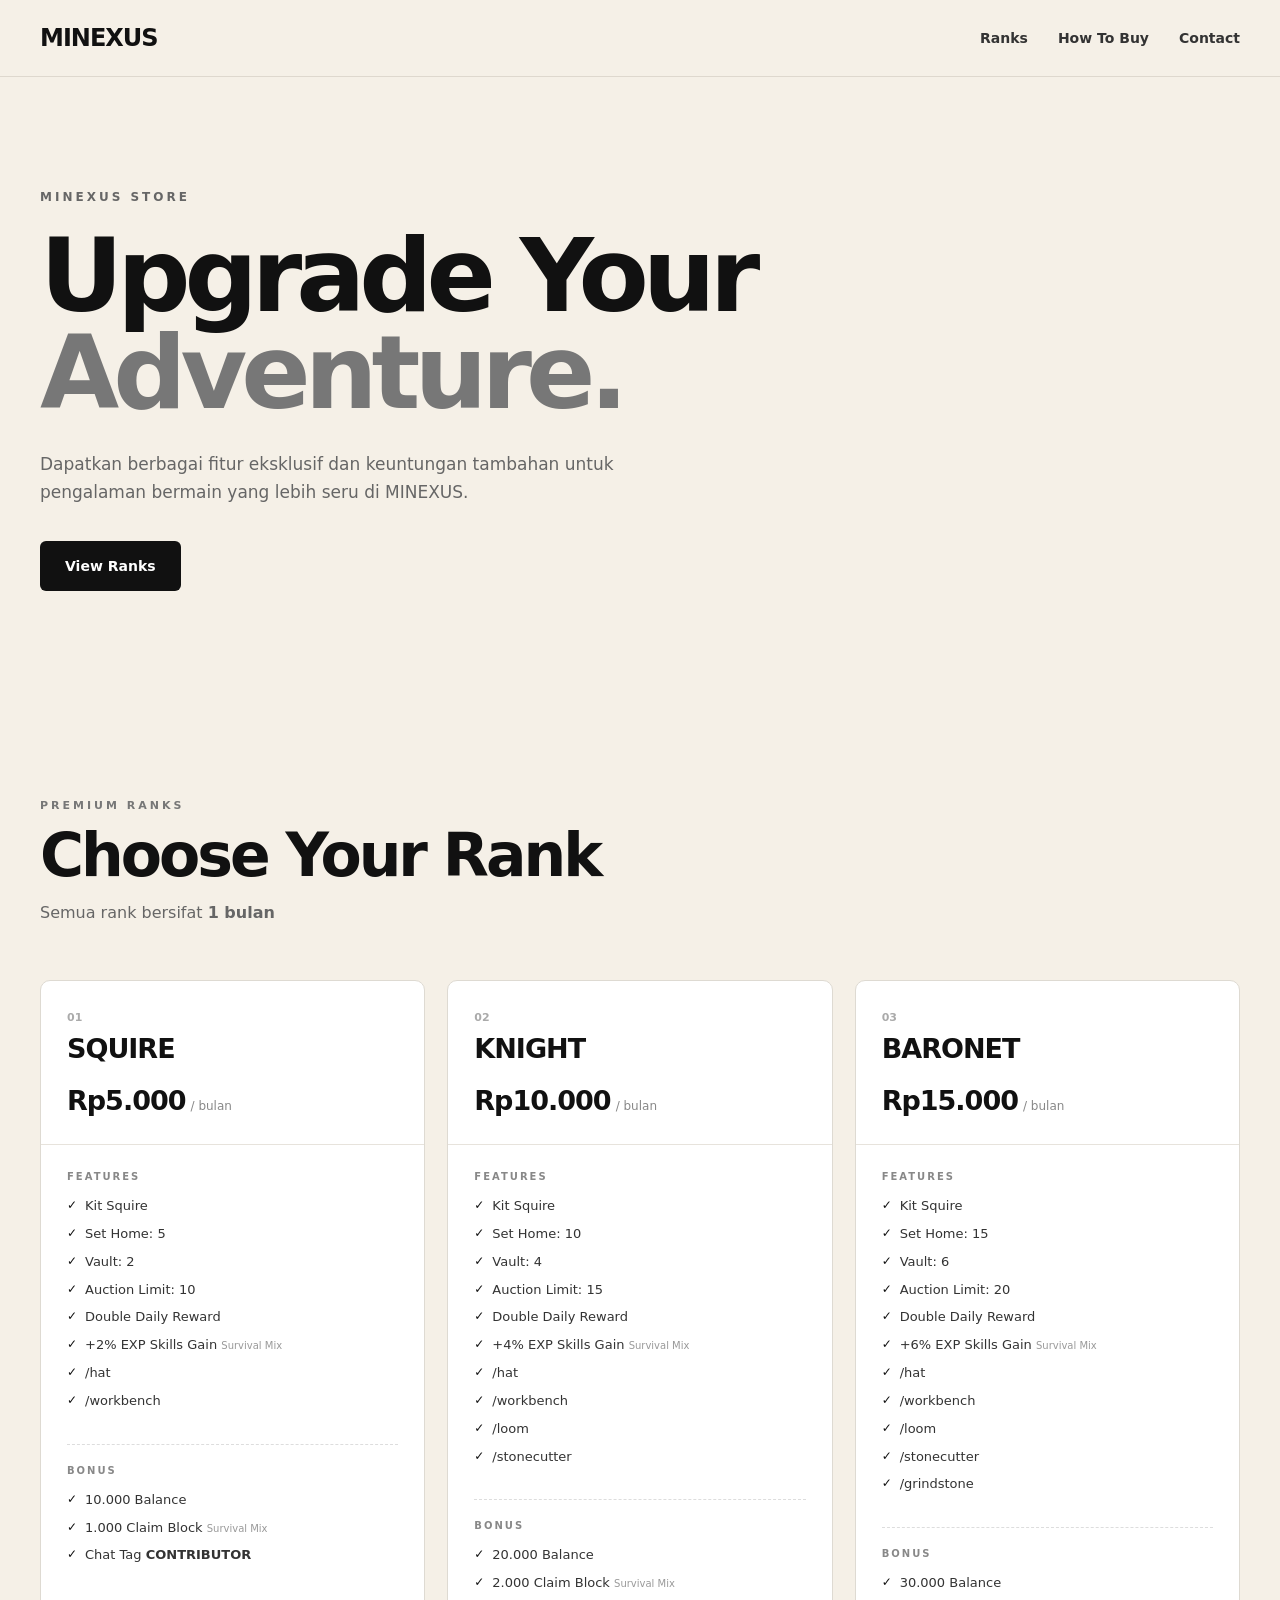
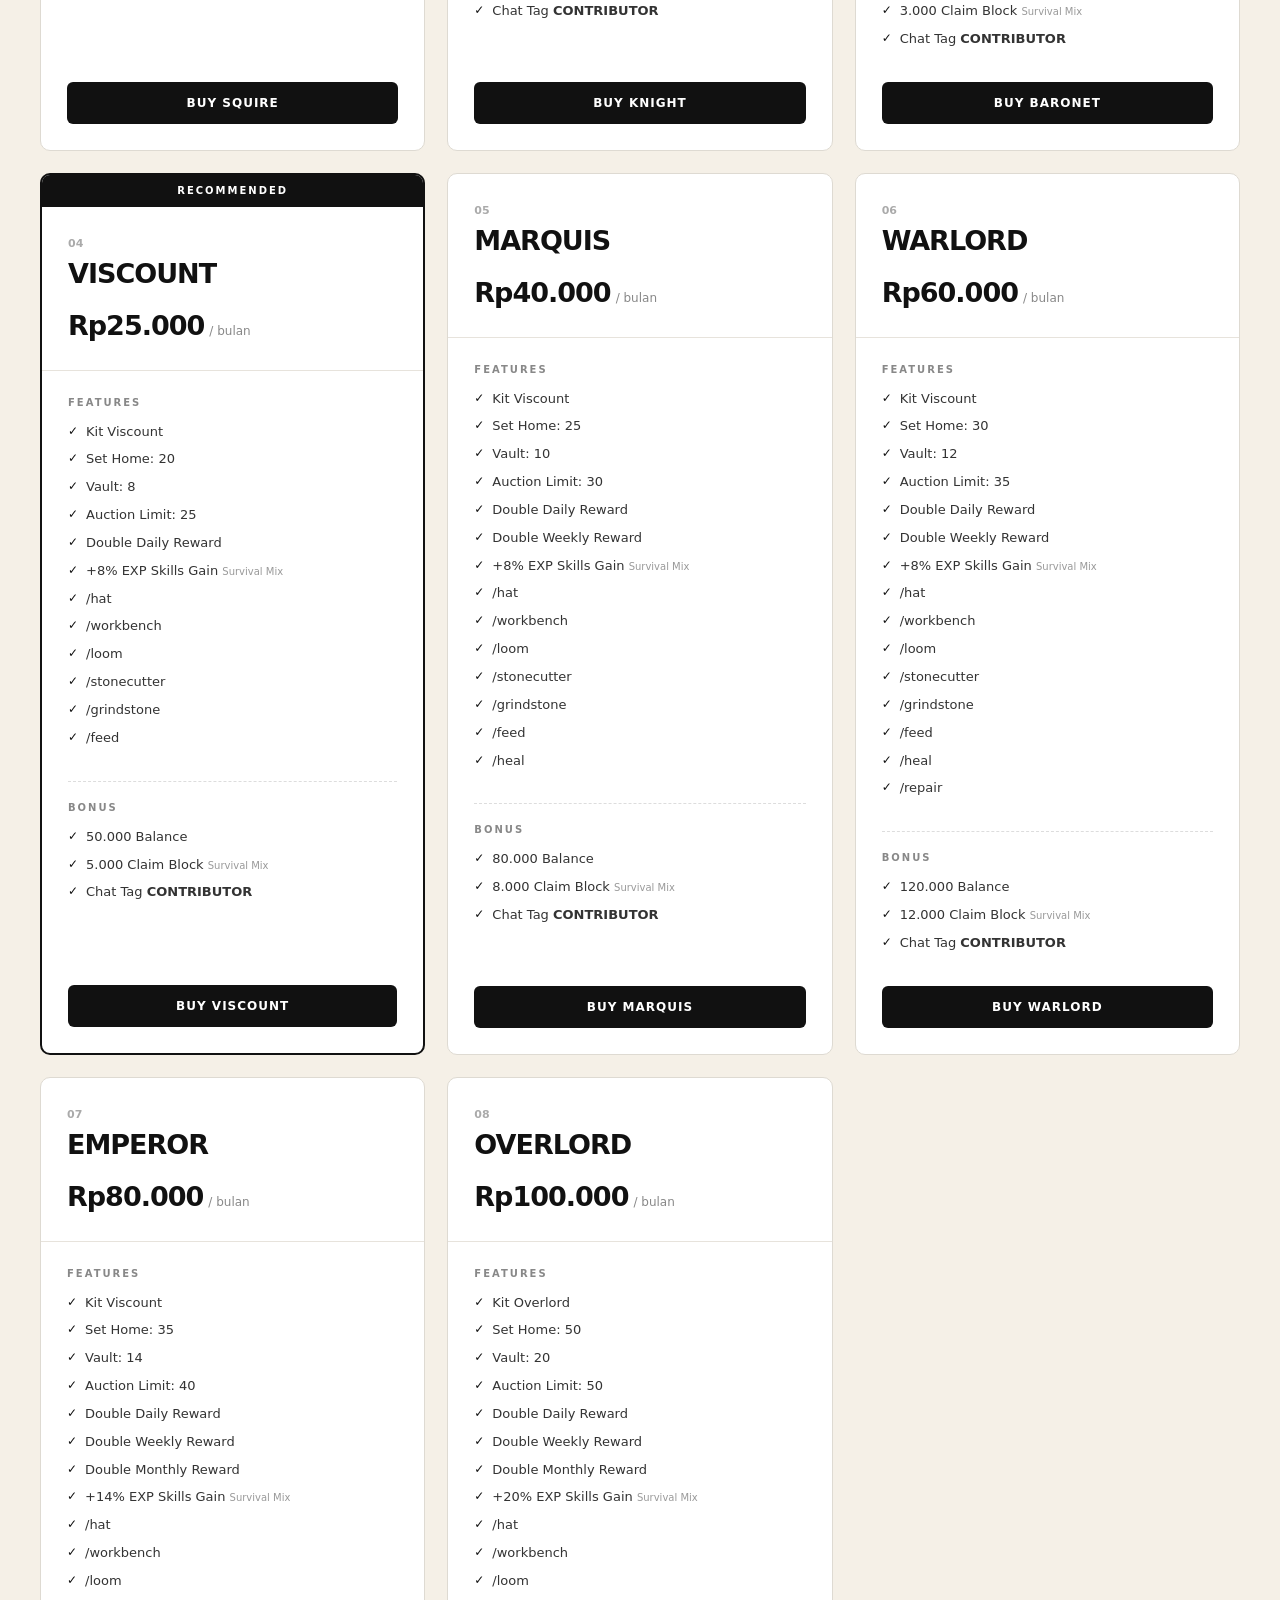
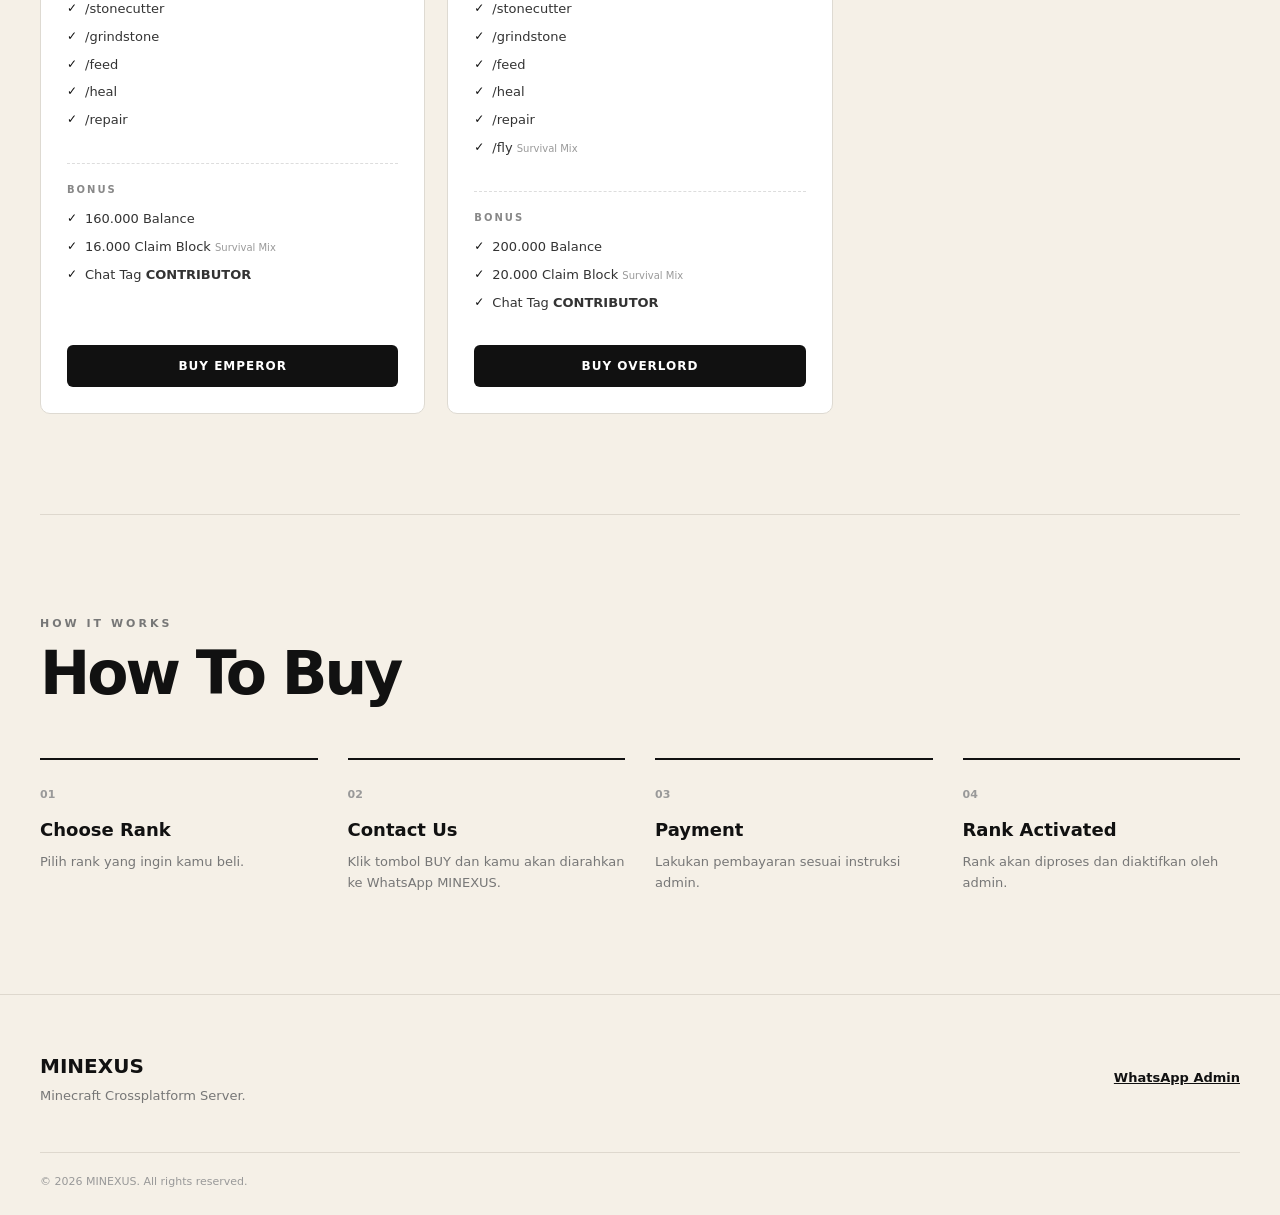
<file: index.html>
<!DOCTYPE html>
<html lang="id">
<head>
    <meta charset="UTF-8">
    <meta name="viewport" content="width=device-width, initial-scale=1.0">

    <title>MINEXUS — Store</title>
    <meta
        name="description"
        content="Upgrade rank kamu di MINEXUS Minecraft Server."
    >

    <link rel="stylesheet" href="style.css">
</head>

<body>

    <!-- NAVBAR -->
    <header class="navbar">
        <div class="nav-container">
            <a href="#" class="logo">MINEXUS</a>

            <nav class="nav-links">
                <a href="#ranks">Ranks</a>
                <a href="#how-to-buy">How To Buy</a>
                <a
                    href="https://wa.me/6285696925838"
                    target="_blank"
                    rel="noopener noreferrer"
                >
                    Contact
                </a>
            </nav>
        </div>
    </header>


    <!-- HERO -->
    <main>

        <section class="hero">
            <div class="hero-content">
                <span class="hero-label">MINEXUS STORE</span>

                <h1>
                    Upgrade Your
                    <span>Adventure.</span>
                </h1>

                <p>
                    Dapatkan berbagai fitur eksklusif dan keuntungan
                    tambahan untuk pengalaman bermain yang lebih seru
                    di MINEXUS.
                </p>

                <a href="#ranks" class="hero-button">
                    View Ranks
                </a>
            </div>
        </section>


        <!-- RANKS -->
        <section class="ranks-section" id="ranks">

            <div class="section-heading">
                <span>PREMIUM RANKS</span>
                <h2>Choose Your Rank</h2>
                <p>
                    Semua rank bersifat <strong>1 bulan</strong>
                </p>
            </div>


            <div class="rank-grid">

                <!-- SQUIRE -->
                <article class="rank-card">

                    <div class="rank-header">
                        <span class="rank-number">01</span>
                        <h3>SQUIRE</h3>

                        <div class="price">
                            <strong>Rp5.000</strong>
                            <span>/ bulan</span>
                        </div>
                    </div>

                    <div class="rank-content">

                        <div class="feature-group">
                            <h4>FEATURES</h4>

                            <ul class="features">
                                <li>Kit Squire</li>
                                <li>Set Home: 5</li>
                                <li>Vault: 2</li>
                                <li>Auction Limit: 10</li>
                                <li>Double Daily Reward</li>
                                <li>+2% EXP Skills Gain <small>Survival Mix</small></li>
                                <li>/hat</li>
                                <li>/workbench</li>
                            </ul>
                        </div>

                        <div class="feature-group bonus">
                            <h4>BONUS</h4>

                            <ul class="features">
                                <li>10.000 Balance</li>
                                <li>1.000 Claim Block <small>Survival Mix</small></li>
                                <li>Chat Tag <strong>CONTRIBUTOR</strong></li>
                            </ul>
                        </div>

                    </div>

                    <button
                        class="buy-button"
                        data-rank="SQUIRE"
                        data-price="Rp5.000"
                    >
                        BUY SQUIRE
                    </button>

                </article>


                <!-- KNIGHT -->
                <article class="rank-card">

                    <div class="rank-header">
                        <span class="rank-number">02</span>
                        <h3>KNIGHT</h3>

                        <div class="price">
                            <strong>Rp10.000</strong>
                            <span>/ bulan</span>
                        </div>
                    </div>

                    <div class="rank-content">

                        <div class="feature-group">
                            <h4>FEATURES</h4>

                            <ul class="features">
                                <li>Kit Squire</li>
                                <li>Set Home: 10</li>
                                <li>Vault: 4</li>
                                <li>Auction Limit: 15</li>
                                <li>Double Daily Reward</li>
                                <li>+4% EXP Skills Gain <small>Survival Mix</small></li>
                                <li>/hat</li>
                                <li>/workbench</li>
                                <li>/loom</li>
                                <li>/stonecutter</li>
                            </ul>
                        </div>

                        <div class="feature-group bonus">
                            <h4>BONUS</h4>

                            <ul class="features">
                                <li>20.000 Balance</li>
                                <li>2.000 Claim Block <small>Survival Mix</small></li>
                                <li>Chat Tag <strong>CONTRIBUTOR</strong></li>
                            </ul>
                        </div>

                    </div>

                    <button
                        class="buy-button"
                        data-rank="KNIGHT"
                        data-price="Rp10.000"
                    >
                        BUY KNIGHT
                    </button>

                </article>


                <!-- BARONET -->
                <article class="rank-card">

                    <div class="rank-header">
                        <span class="rank-number">03</span>
                        <h3>BARONET</h3>

                        <div class="price">
                            <strong>Rp15.000</strong>
                            <span>/ bulan</span>
                        </div>
                    </div>

                    <div class="rank-content">

                        <div class="feature-group">
                            <h4>FEATURES</h4>

                            <ul class="features">
                                <li>Kit Squire</li>
                                <li>Set Home: 15</li>
                                <li>Vault: 6</li>
                                <li>Auction Limit: 20</li>
                                <li>Double Daily Reward</li>
                                <li>+6% EXP Skills Gain <small>Survival Mix</small></li>
                                <li>/hat</li>
                                <li>/workbench</li>
                                <li>/loom</li>
                                <li>/stonecutter</li>
                                <li>/grindstone</li>
                            </ul>
                        </div>

                        <div class="feature-group bonus">
                            <h4>BONUS</h4>

                            <ul class="features">
                                <li>30.000 Balance</li>
                                <li>3.000 Claim Block <small>Survival Mix</small></li>
                                <li>Chat Tag <strong>CONTRIBUTOR</strong></li>
                            </ul>
                        </div>

                    </div>

                    <button
                        class="buy-button"
                        data-rank="BARONET"
                        data-price="Rp15.000"
                    >
                        BUY BARONET
                    </button>

                </article>


                <!-- VISCOUNT -->
                <article class="rank-card featured">

                    <div class="recommended">
                        RECOMMENDED
                    </div>

                    <div class="rank-header">
                        <span class="rank-number">04</span>
                        <h3>VISCOUNT</h3>

                        <div class="price">
                            <strong>Rp25.000</strong>
                            <span>/ bulan</span>
                        </div>
                    </div>

                    <div class="rank-content">

                        <div class="feature-group">
                            <h4>FEATURES</h4>

                            <ul class="features">
                                <li>Kit Viscount</li>
                                <li>Set Home: 20</li>
                                <li>Vault: 8</li>
                                <li>Auction Limit: 25</li>
                                <li>Double Daily Reward</li>
                                <li>+8% EXP Skills Gain <small>Survival Mix</small></li>
                                <li>/hat</li>
                                <li>/workbench</li>
                                <li>/loom</li>
                                <li>/stonecutter</li>
                                <li>/grindstone</li>
                                <li>/feed</li>
                            </ul>
                        </div>

                        <div class="feature-group bonus">
                            <h4>BONUS</h4>

                            <ul class="features">
                                <li>50.000 Balance</li>
                                <li>5.000 Claim Block <small>Survival Mix</small></li>
                                <li>Chat Tag <strong>CONTRIBUTOR</strong></li>
                            </ul>
                        </div>

                    </div>

                    <button
                        class="buy-button"
                        data-rank="VISCOUNT"
                        data-price="Rp25.000"
                    >
                        BUY VISCOUNT
                    </button>

                </article>


                <!-- MARQUIS -->
                <article class="rank-card">

                    <div class="rank-header">
                        <span class="rank-number">05</span>
                        <h3>MARQUIS</h3>

                        <div class="price">
                            <strong>Rp40.000</strong>
                            <span>/ bulan</span>
                        </div>
                    </div>

                    <div class="rank-content">

                        <div class="feature-group">
                            <h4>FEATURES</h4>

                            <ul class="features">
                                <li>Kit Viscount</li>
                                <li>Set Home: 25</li>
                                <li>Vault: 10</li>
                                <li>Auction Limit: 30</li>
                                <li>Double Daily Reward</li>
                                <li>Double Weekly Reward</li>
                                <li>+8% EXP Skills Gain <small>Survival Mix</small></li>
                                <li>/hat</li>
                                <li>/workbench</li>
                                <li>/loom</li>
                                <li>/stonecutter</li>
                                <li>/grindstone</li>
                                <li>/feed</li>
                                <li>/heal</li>
                            </ul>
                        </div>

                        <div class="feature-group bonus">
                            <h4>BONUS</h4>

                            <ul class="features">
                                <li>80.000 Balance</li>
                                <li>8.000 Claim Block <small>Survival Mix</small></li>
                                <li>Chat Tag <strong>CONTRIBUTOR</strong></li>
                            </ul>
                        </div>

                    </div>

                    <button
                        class="buy-button"
                        data-rank="MARQUIS"
                        data-price="Rp40.000"
                    >
                        BUY MARQUIS
                    </button>

                </article>


                <!-- WARLORD -->
                <article class="rank-card">

                    <div class="rank-header">
                        <span class="rank-number">06</span>
                        <h3>WARLORD</h3>

                        <div class="price">
                            <strong>Rp60.000</strong>
                            <span>/ bulan</span>
                        </div>
                    </div>

                    <div class="rank-content">

                        <div class="feature-group">
                            <h4>FEATURES</h4>

                            <ul class="features">
                                <li>Kit Viscount</li>
                                <li>Set Home: 30</li>
                                <li>Vault: 12</li>
                                <li>Auction Limit: 35</li>
                                <li>Double Daily Reward</li>
                                <li>Double Weekly Reward</li>
                                <li>+8% EXP Skills Gain <small>Survival Mix</small></li>
                                <li>/hat</li>
                                <li>/workbench</li>
                                <li>/loom</li>
                                <li>/stonecutter</li>
                                <li>/grindstone</li>
                                <li>/feed</li>
                                <li>/heal</li>
                                <li>/repair</li>
                            </ul>
                        </div>

                        <div class="feature-group bonus">
                            <h4>BONUS</h4>

                            <ul class="features">
                                <li>120.000 Balance</li>
                                <li>12.000 Claim Block <small>Survival Mix</small></li>
                                <li>Chat Tag <strong>CONTRIBUTOR</strong></li>
                            </ul>
                        </div>

                    </div>

                    <button
                        class="buy-button"
                        data-rank="WARLORD"
                        data-price="Rp60.000"
                    >
                        BUY WARLORD
                    </button>

                </article>


                <!-- EMPEROR -->
                <article class="rank-card">

                    <div class="rank-header">
                        <span class="rank-number">07</span>
                        <h3>EMPEROR</h3>

                        <div class="price">
                            <strong>Rp80.000</strong>
                            <span>/ bulan</span>
                        </div>
                    </div>

                    <div class="rank-content">

                        <div class="feature-group">
                            <h4>FEATURES</h4>

                            <ul class="features">
                                <li>Kit Viscount</li>
                                <li>Set Home: 35</li>
                                <li>Vault: 14</li>
                                <li>Auction Limit: 40</li>
                                <li>Double Daily Reward</li>
                                <li>Double Weekly Reward</li>
                                <li>Double Monthly Reward</li>
                                <li>+14% EXP Skills Gain <small>Survival Mix</small></li>
                                <li>/hat</li>
                                <li>/workbench</li>
                                <li>/loom</li>
                                <li>/stonecutter</li>
                                <li>/grindstone</li>
                                <li>/feed</li>
                                <li>/heal</li>
                                <li>/repair</li>
                            </ul>
                        </div>

                        <div class="feature-group bonus">
                            <h4>BONUS</h4>

                            <ul class="features">
                                <li>160.000 Balance</li>
                                <li>16.000 Claim Block <small>Survival Mix</small></li>
                                <li>Chat Tag <strong>CONTRIBUTOR</strong></li>
                            </ul>
                        </div>

                    </div>

                    <button
                        class="buy-button"
                        data-rank="EMPEROR"
                        data-price="Rp80.000"
                    >
                        BUY EMPEROR
                    </button>

                </article>


                <!-- OVERLORD -->
                <article class="rank-card">

                    <div class="rank-header">
                        <span class="rank-number">08</span>
                        <h3>OVERLORD</h3>

                        <div class="price">
                            <strong>Rp100.000</strong>
                            <span>/ bulan</span>
                        </div>
                    </div>

                    <div class="rank-content">

                        <div class="feature-group">
                            <h4>FEATURES</h4>

                            <ul class="features">
                                <li>Kit Overlord</li>
                                <li>Set Home: 50</li>
                                <li>Vault: 20</li>
                                <li>Auction Limit: 50</li>
                                <li>Double Daily Reward</li>
                                <li>Double Weekly Reward</li>
                                <li>Double Monthly Reward</li>
                                <li>+20% EXP Skills Gain <small>Survival Mix</small></li>
                                <li>/hat</li>
                                <li>/workbench</li>
                                <li>/loom</li>
                                <li>/stonecutter</li>
                                <li>/grindstone</li>
                                <li>/feed</li>
                                <li>/heal</li>
                                <li>/repair</li>
                                <li>/fly <small>Survival Mix</small></li>
                            </ul>
                        </div>

                        <div class="feature-group bonus">
                            <h4>BONUS</h4>

                            <ul class="features">
                                <li>200.000 Balance</li>
                                <li>20.000 Claim Block <small>Survival Mix</small></li>
                                <li>Chat Tag <strong>CONTRIBUTOR</strong></li>
                            </ul>
                        </div>

                    </div>

                    <button
                        class="buy-button"
                        data-rank="OVERLORD"
                        data-price="Rp100.000"
                    >
                        BUY OVERLORD
                    </button>

                </article>

            </div>
        </section>


        <!-- HOW TO BUY -->
        <section class="how-to-buy" id="how-to-buy">

            <div class="section-heading">
                <span>HOW IT WORKS</span>
                <h2>How To Buy</h2>
            </div>

            <div class="steps">

                <div class="step">
                    <span>01</span>
                    <h3>Choose Rank</h3>
                    <p>
                        Pilih rank yang ingin kamu beli.
                    </p>
                </div>

                <div class="step">
                    <span>02</span>
                    <h3>Contact Us</h3>
                    <p>
                        Klik tombol BUY dan kamu akan diarahkan
                        ke WhatsApp MINEXUS.
                    </p>
                </div>

                <div class="step">
                    <span>03</span>
                    <h3>Payment</h3>
                    <p>
                        Lakukan pembayaran sesuai instruksi admin.
                    </p>
                </div>

                <div class="step">
                    <span>04</span>
                    <h3>Rank Activated</h3>
                    <p>
                        Rank akan diproses dan diaktifkan oleh admin.
                    </p>
                </div>

            </div>

        </section>

    </main>


    <!-- FOOTER -->
    <footer>
        <div class="footer-content">
            <div>
                <h3>MINEXUS</h3>
                <p>
                    Minecraft Crossplatform Server.
                </p>
            </div>

            <a
                href="https://wa.me/6285696925838"
                target="_blank"
                rel="noopener noreferrer"
            >
                WhatsApp Admin
            </a>
        </div>

        <div class="copyright">
            © 2026 MINEXUS. All rights reserved.
        </div>
    </footer>


    <script src="script.js"></script>

</body>
</html>
</file>
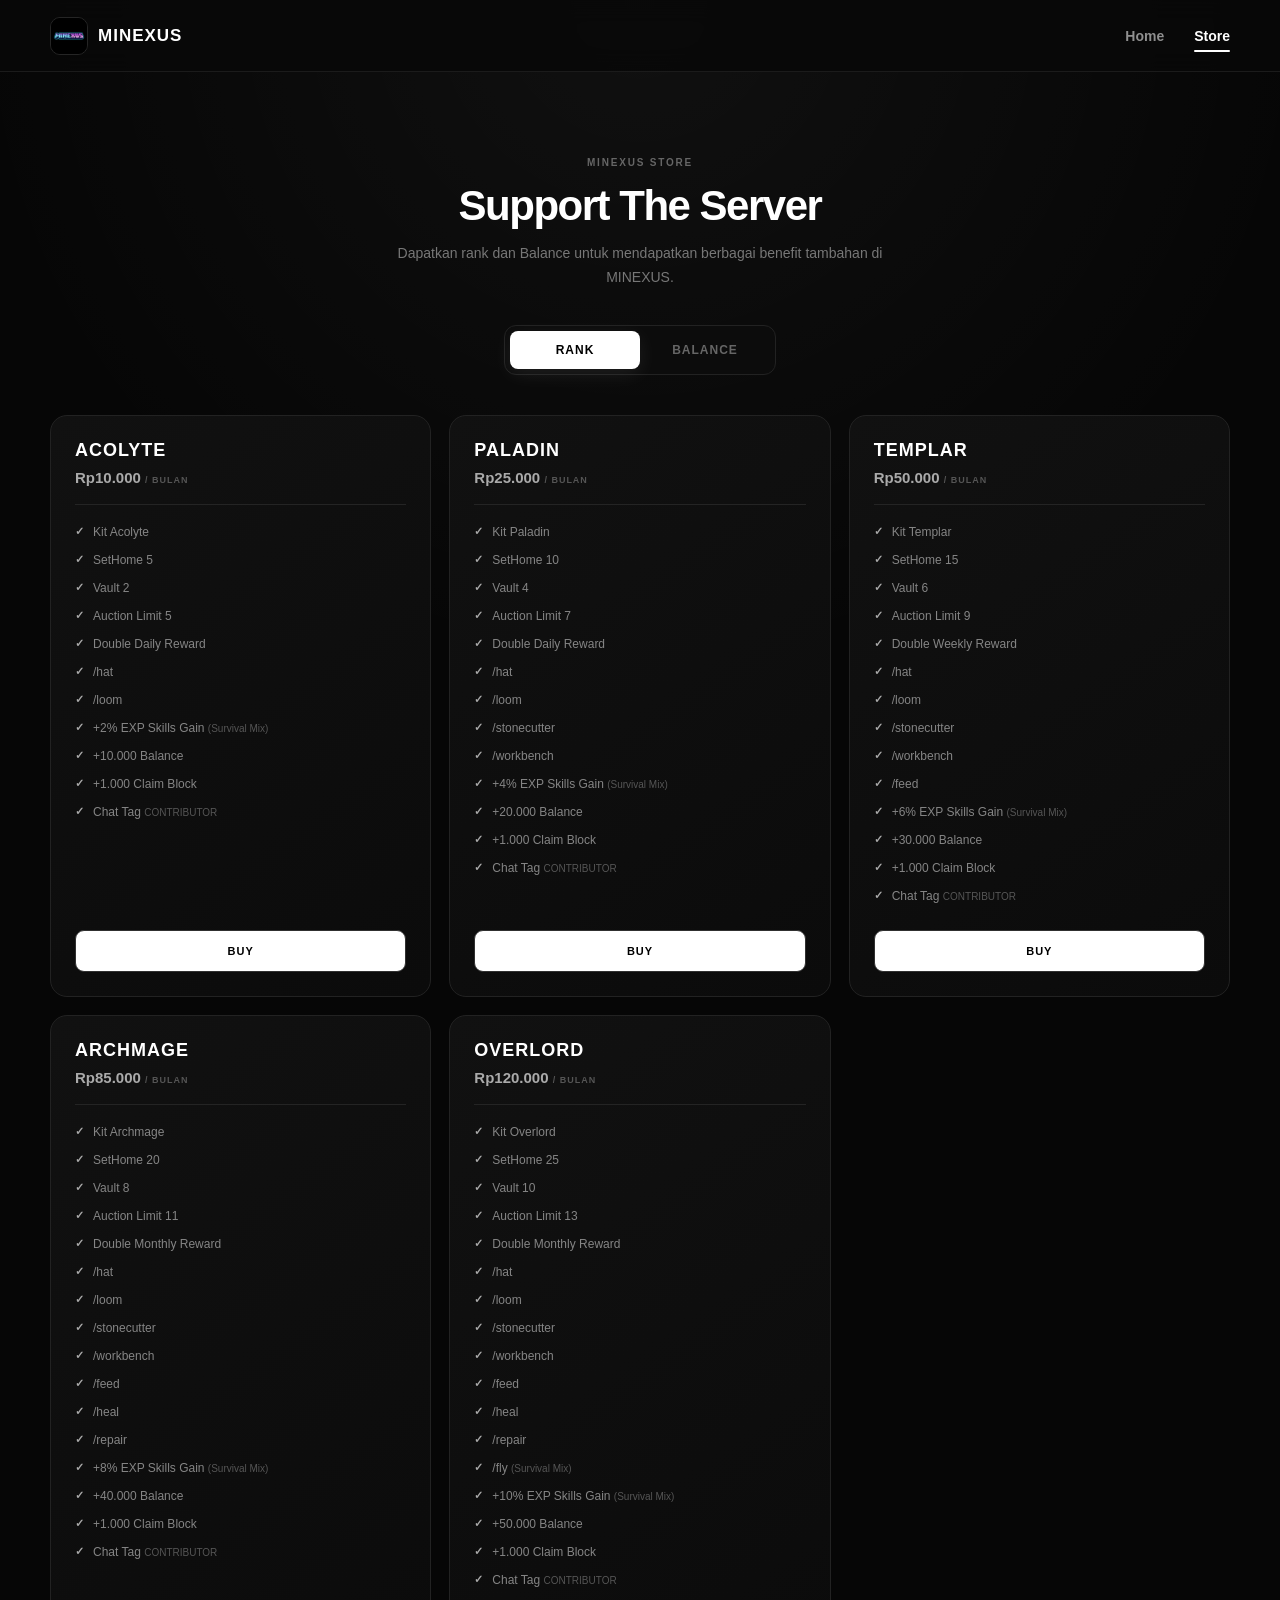
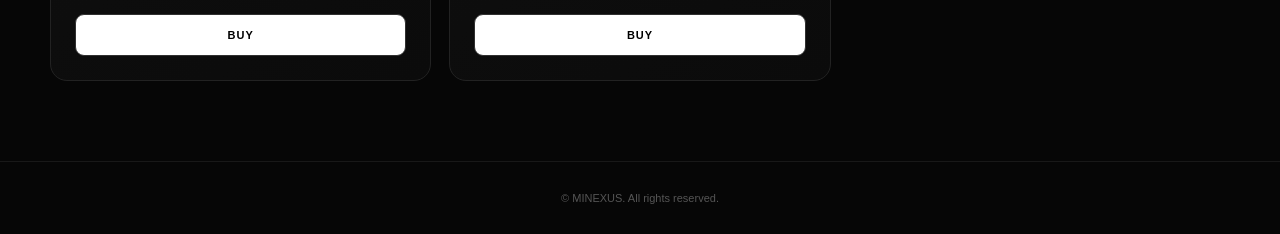
<file: store.html>
<!DOCTYPE html><html lang="id"><head>
  <meta charset="UTF-8">
  <meta name="viewport" content="width=device-width, initial-scale=1.0">  <title>MINEXUS Store</title>  <link rel="stylesheet" href="./css/style.css">
</head><body><header class="navbar">  <div class="nav-container"><a href="index.html" class="brand">
  <img src="foto/minexus.jpg" alt="MINEXUS">
  <span>MINEXUS</span>
</a>

<button
  class="menu-toggle"
  id="menuToggle"
  type="button"
  aria-label="Buka menu"
  aria-expanded="false">
  ☰
</button>

<nav class="nav-links" id="navLinks">

  <a href="index.html">
    Home
  </a>

  <a href="store.html" class="active">
    Store
  </a>

</nav>

  </div></header><main><section class="store-page">  <div class="store-wrapper"><div class="store-heading">

  <span class="section-eyebrow">
    MINEXUS STORE
  </span>

  <h1>
    Support The Server
  </h1>

  <p>
    Dapatkan rank dan Balance untuk mendapatkan
    berbagai benefit tambahan di MINEXUS.
  </p>

</div>


<!-- =========================
     STORE SWITCH
========================== -->

<div class="store-switch">

  <button
    class="store-tab active"
    id="rankTab"
    type="button">
    RANK
  </button>

  <button
    class="store-tab"
    id="balanceTab"
    type="button">
    BALANCE
  </button>

</div>


<!-- =========================
     RANK
========================== -->

<div
  class="store-content active"
  id="rankContent">

  <div class="rank-grid">


    <!-- ACOLYTE -->

    <article class="rank-card">

      <div class="rank-header">

        <span class="rank-name">
          ACOLYTE
        </span>

        <span class="rank-price">
          Rp10.000
          <small>/ BULAN</small>
        </span>

      </div>


      <div class="rank-divider"></div>


      <ul class="rank-features">

        <li>Kit Acolyte</li>
        <li>SetHome 5</li>
        <li>Vault 2</li>
        <li>Auction Limit 5</li>
        <li>Double Daily Reward</li>
        <li>/hat</li>
        <li>/loom</li>

        <li>
          +2% EXP Skills Gain
          <span>(Survival Mix)</span>
        </li>

        <li>
          +10.000 Balance
        </li>

        <li>
          +1.000 Claim Block
        </li>

        <li>
          Chat Tag
          <span>CONTRIBUTOR</span>
        </li>

      </ul>


      <button
        class="rank-buy"
        type="button"
        data-rank="Acolyte"
        data-price="10.000">

        BUY

      </button>

    </article>


    <!-- PALADIN -->

    <article class="rank-card">

      <div class="rank-header">

        <span class="rank-name">
          PALADIN
        </span>

        <span class="rank-price">
          Rp25.000
          <small>/ BULAN</small>
        </span>

      </div>


      <div class="rank-divider"></div>


      <ul class="rank-features">

        <li>Kit Paladin</li>
        <li>SetHome 10</li>
        <li>Vault 4</li>
        <li>Auction Limit 7</li>
        <li>Double Daily Reward</li>
        <li>/hat</li>
        <li>/loom</li>
        <li>/stonecutter</li>
        <li>/workbench</li>

        <li>
          +4% EXP Skills Gain
          <span>(Survival Mix)</span>
        </li>

        <li>
          +20.000 Balance
        </li>

        <li>
          +1.000 Claim Block
        </li>

        <li>
          Chat Tag
          <span>CONTRIBUTOR</span>
        </li>

      </ul>


      <button
        class="rank-buy"
        type="button"
        data-rank="Paladin"
        data-price="25.000">

        BUY

      </button>

    </article>


    <!-- TEMPLAR -->

    <article class="rank-card">

      <div class="rank-header">

        <span class="rank-name">
          TEMPLAR
        </span>

        <span class="rank-price">
          Rp50.000
          <small>/ BULAN</small>
        </span>

      </div>


      <div class="rank-divider"></div>


      <ul class="rank-features">

        <li>Kit Templar</li>
        <li>SetHome 15</li>
        <li>Vault 6</li>
        <li>Auction Limit 9</li>
        <li>Double Weekly Reward</li>
        <li>/hat</li>
        <li>/loom</li>
        <li>/stonecutter</li>
        <li>/workbench</li>
        <li>/feed</li>

        <li>
          +6% EXP Skills Gain
          <span>(Survival Mix)</span>
        </li>

        <li>
          +30.000 Balance
        </li>

        <li>
          +1.000 Claim Block
        </li>

        <li>
          Chat Tag
          <span>CONTRIBUTOR</span>
        </li>

      </ul>


      <button
        class="rank-buy"
        type="button"
        data-rank="Templar"
        data-price="50.000">

        BUY

      </button>

    </article>


    <!-- ARCHMAGE -->

    <article class="rank-card">

      <div class="rank-header">

        <span class="rank-name">
          ARCHMAGE
        </span>

        <span class="rank-price">
          Rp85.000
          <small>/ BULAN</small>
        </span>

      </div>


      <div class="rank-divider"></div>


      <ul class="rank-features">

        <li>Kit Archmage</li>
        <li>SetHome 20</li>
        <li>Vault 8</li>
        <li>Auction Limit 11</li>
        <li>Double Monthly Reward</li>
        <li>/hat</li>
        <li>/loom</li>
        <li>/stonecutter</li>
        <li>/workbench</li>
        <li>/feed</li>
        <li>/heal</li>
        <li>/repair</li>

        <li>
          +8% EXP Skills Gain
          <span>(Survival Mix)</span>
        </li>

        <li>
          +40.000 Balance
        </li>

        <li>
          +1.000 Claim Block
        </li>

        <li>
          Chat Tag
          <span>CONTRIBUTOR</span>
        </li>

      </ul>


      <button
        class="rank-buy"
        type="button"
        data-rank="Archmage"
        data-price="85.000">

        BUY

      </button>

    </article>


    <!-- OVERLORD -->

    <article class="rank-card">

      <div class="rank-header">

        <span class="rank-name">
          OVERLORD
        </span>

        <span class="rank-price">
          Rp120.000
          <small>/ BULAN</small>
        </span>

      </div>


      <div class="rank-divider"></div>


      <ul class="rank-features">

        <li>Kit Overlord</li>
        <li>SetHome 25</li>
        <li>Vault 10</li>
        <li>Auction Limit 13</li>
        <li>Double Monthly Reward</li>
        <li>/hat</li>
        <li>/loom</li>
        <li>/stonecutter</li>
        <li>/workbench</li>
        <li>/feed</li>
        <li>/heal</li>
        <li>/repair</li>

        <li>
          /fly
          <span>(Survival Mix)</span>
        </li>

        <li>
          +10% EXP Skills Gain
          <span>(Survival Mix)</span>
        </li>

        <li>
          +50.000 Balance
        </li>

        <li>
          +1.000 Claim Block
        </li>

        <li>
          Chat Tag
          <span>CONTRIBUTOR</span>
        </li>

      </ul>


      <button
        class="rank-buy"
        type="button"
        data-rank="Overlord"
        data-price="120.000">

        BUY

      </button>

    </article>


  </div>

</div>


<!-- =========================
     BALANCE
========================== -->

<div
  class="store-content"
  id="balanceContent">


  <div class="balance-info">

    <span class="balance-info-title">
      IN-GAME BALANCE
    </span>

    <p>
      Gunakan Balance untuk berbagai kebutuhan
      di server MINEXUS.
    </p>

  </div>


  <div class="balance-grid">


    <!-- 10K -->

    <article class="balance-card">

      <div class="balance-card-top">

        <span class="balance-label">
          BALANCE PACKAGE
        </span>

        <span class="balance-amount">
          10.000
        </span>

      </div>

      <div class="balance-divider"></div>

      <div class="balance-price">
        Rp5.000
      </div>

      <button
        class="balance-buy"
        type="button"
        data-balance="10.000"
        data-price="5.000">

        BUY

      </button>

    </article>


    <!-- 20K -->

    <article class="balance-card">

      <div class="balance-card-top">

        <span class="balance-label">
          BALANCE PACKAGE
        </span>

        <span class="balance-amount">
          20.000
        </span>

      </div>

      <div class="balance-divider"></div>

      <div class="balance-price">
        Rp10.000
      </div>

      <button
        class="balance-buy"
        type="button"
        data-balance="20.000"
        data-price="10.000">

        BUY

      </button>

    </article>


    <!-- 50K -->

    <article class="balance-card">

      <div class="balance-card-top">

        <span class="balance-label">
          BALANCE PACKAGE
        </span>

        <span class="balance-amount">
          50.000
        </span>

      </div>

      <div class="balance-divider"></div>

      <div class="balance-price">
        Rp25.000
      </div>

      <button
        class="balance-buy"
        type="button"
        data-balance="50.000"
        data-price="25.000">

        BUY

      </button>

    </article>


    <!-- 100K -->

    <article class="balance-card">

      <div class="balance-card-top">

        <span class="balance-label">
          BALANCE PACKAGE
        </span>

        <span class="balance-amount">
          100.000
        </span>

      </div>

      <div class="balance-divider"></div>

      <div class="balance-price">
        Rp50.000
      </div>

      <button
        class="balance-buy"
        type="button"
        data-balance="100.000"
        data-price="50.000">

        BUY

      </button>

    </article>


    <!-- 200K -->

    <article class="balance-card">

      <div class="balance-card-top">

        <span class="balance-label">
          BALANCE PACKAGE
        </span>

        <span class="balance-amount">
          200.000
        </span>

      </div>

      <div class="balance-divider"></div>

      <div class="balance-price">
        Rp100.000
      </div>

      <button
        class="balance-buy"
        type="button"
        data-balance="200.000"
        data-price="100.000">

        BUY

      </button>

    </article>


  </div>

</div>

  </div></section></main><footer class="footer">  <p>
    © MINEXUS. All rights reserved.
  </p></footer><script>

/* =========================
   MOBILE NAVBAR
========================= */

const menuToggle =
  document.getElementById("menuToggle");

const navLinks =
  document.getElementById("navLinks");


if (menuToggle && navLinks) {

  menuToggle.addEventListener(
    "click",
    () => {

      const isOpen =
        navLinks.classList.toggle("open");

      menuToggle.setAttribute(
        "aria-expanded",
        String(isOpen)
      );

      menuToggle.textContent =
        isOpen ? "✕" : "☰";

    }
  );


  navLinks.querySelectorAll("a")
    .forEach((link) => {

      link.addEventListener(
        "click",
        () => {

          navLinks.classList.remove("open");

          menuToggle.setAttribute(
            "aria-expanded",
            "false"
          );

          menuToggle.textContent = "☰";

        }
      );

    });

}


/* =========================
   STORE TABS
========================= */

const rankTab =
  document.getElementById("rankTab");

const balanceTab =
  document.getElementById("balanceTab");

const rankContent =
  document.getElementById("rankContent");

const balanceContent =
  document.getElementById("balanceContent");


if (
  rankTab &&
  balanceTab &&
  rankContent &&
  balanceContent
) {

  rankTab.addEventListener(
    "click",
    () => {

      rankTab.classList.add("active");
      balanceTab.classList.remove("active");

      rankContent.classList.add("active");
      balanceContent.classList.remove("active");

    }
  );


  balanceTab.addEventListener(
    "click",
    () => {

      balanceTab.classList.add("active");
      rankTab.classList.remove("active");

      balanceContent.classList.add("active");
      rankContent.classList.remove("active");

    }
  );

}


/* =========================
   WHATSAPP RANK BUY
========================= */

const rankBuyButtons =
  document.querySelectorAll(".rank-buy");


rankBuyButtons.forEach((button) => {

  button.addEventListener(
    "click",
    () => {

      const rank =
        button.dataset.rank;

      const price =
        button.dataset.price;


      const message =
        `Halo kak, saya ingin membeli Rank ${rank} seharga Rp${price}/bulan.`;

      const whatsappUrl =
        `https://wa.me/6285696925838?text=${encodeURIComponent(message)}`;


      window.open(
        whatsappUrl,
        "_blank"
      );

    }
  );

});


/* =========================
   WHATSAPP BALANCE BUY
========================= */

const balanceBuyButtons =
  document.querySelectorAll(".balance-buy");


balanceBuyButtons.forEach((button) => {

  button.addEventListener(
    "click",
    () => {

      const balance =
        button.dataset.balance;

      const price =
        button.dataset.price;


      const message =
        `Halo kak, saya ingin membeli Balance Rp${price} untuk mendapatkan ${balance} Balance in-game.`;

      const whatsappUrl =
        `https://wa.me/6285696925838?text=${encodeURIComponent(message)}`;


      window.open(
        whatsappUrl,
        "_blank"
      );

    }
  );

});

</script></body>
</html>
</file>
<file: style.css>
/* =========================
   RESET
========================= */

* {
    margin: 0;
    padding: 0;
    box-sizing: border-box;
}

html {
    scroll-behavior: smooth;
}

body {
    font-family:
        Inter,
        ui-sans-serif,
        system-ui,
        -apple-system,
        BlinkMacSystemFont,
        "Segoe UI",
        sans-serif;

    background: #f5f0e7;
    color: #111;

    line-height: 1.6;
}


/* =========================
   NAVBAR
========================= */

.navbar {
    position: sticky;
    top: 0;
    z-index: 100;

    background: rgba(245, 240, 231, 0.9);
    backdrop-filter: blur(14px);

    border-bottom: 1px solid #ded8ce;
}

.nav-container {
    width: min(1200px, calc(100% - 40px));
    margin: auto;

    height: 76px;

    display: flex;
    align-items: center;
    justify-content: space-between;
}

.logo {
    color: #111;
    text-decoration: none;

    font-size: 24px;
    font-weight: 900;
    letter-spacing: -1px;
}

.nav-links {
    display: flex;
    align-items: center;
    gap: 30px;
}

.nav-links a {
    color: #333;
    text-decoration: none;

    font-size: 14px;
    font-weight: 600;

    transition: 0.2s ease;
}

.nav-links a:hover {
    color: #000;
}


/* =========================
   HERO
========================= */

.hero {
    min-height: 620px;

    display: flex;
    align-items: center;

    padding: 80px 20px;
}

.hero-content {
    width: min(1200px, 100%);
    margin: auto;
}

.hero-label {
    display: inline-block;

    margin-bottom: 20px;

    font-size: 12px;
    font-weight: 800;
    letter-spacing: 3px;

    color: #666;
}

.hero h1 {
    max-width: 800px;

    font-size: clamp(55px, 8vw, 105px);
    line-height: 0.95;
    letter-spacing: -6px;
    font-weight: 900;
}

.hero h1 span {
    display: block;
    color: #777;
}

.hero p {
    max-width: 600px;

    margin-top: 30px;

    color: #666;
    font-size: 17px;
}

.hero-button {
    display: inline-flex;
    align-items: center;
    justify-content: center;

    margin-top: 35px;

    padding: 14px 25px;

    background: #111;
    color: #fff;

    text-decoration: none;

    font-size: 14px;
    font-weight: 800;

    border-radius: 6px;

    transition: 0.2s ease;
}

.hero-button:hover {
    transform: translateY(-2px);
    background: #292929;
}


/* =========================
   SECTION
========================= */

.ranks-section,
.how-to-buy {
    width: min(1200px, calc(100% - 40px));
    margin: auto;
    padding: 100px 0;
}

.section-heading {
    margin-bottom: 55px;
}

.section-heading > span {
    display: block;

    margin-bottom: 10px;

    font-size: 11px;
    font-weight: 900;
    letter-spacing: 3px;

    color: #777;
}

.section-heading h2 {
    font-size: clamp(36px, 5vw, 60px);
    line-height: 1;

    letter-spacing: -3px;
}

.section-heading p {
    margin-top: 15px;

    color: #666;
}


/* =========================
   RANK GRID
========================= */

.rank-grid {
    display: grid;

    grid-template-columns: repeat(3, minmax(0, 1fr));

    gap: 22px;

    align-items: stretch;
}


/* =========================
   RANK CARD
========================= */

.rank-card {
    position: relative;

    display: flex;
    flex-direction: column;

    background: #fff;

    border: 1px solid #dedad2;
    border-radius: 10px;

    overflow: hidden;

    min-width: 0;

    transition:
        transform 0.25s ease,
        box-shadow 0.25s ease;
}

.rank-card:hover {
    transform: translateY(-5px);

    box-shadow:
        0 15px 40px rgba(0, 0, 0, 0.08);
}

.rank-card.featured {
    border: 2px solid #111;
}


/* =========================
   RECOMMENDED
========================= */

.recommended {
    background: #111;
    color: #fff;

    text-align: center;

    padding: 8px;

    font-size: 10px;
    font-weight: 900;
    letter-spacing: 2px;
}


/* =========================
   RANK HEADER
========================= */

.rank-header {
    padding: 28px 26px 22px;

    border-bottom: 1px solid #e7e3dc;
}

.rank-number {
    display: block;

    margin-bottom: 8px;

    color: #aaa;

    font-size: 11px;
    font-weight: 800;
}

.rank-header h3 {
    font-size: 27px;
    line-height: 1;

    letter-spacing: -1px;
}

.price {
    display: flex;
    align-items: baseline;
    gap: 5px;

    margin-top: 17px;
}

.price strong {
    font-size: 27px;
    letter-spacing: -1px;
}

.price span {
    color: #888;

    font-size: 12px;
}


/* =========================
   RANK CONTENT
   IMPORTANT:
   Cards use flex so BUY buttons
   stay aligned at the bottom.
========================= */

.rank-content {
    display: flex;
    flex-direction: column;

    flex: 1;

    padding: 24px 26px 0;
}

.feature-group {
    margin-bottom: 24px;
}

.feature-group h4 {
    margin-bottom: 12px;

    font-size: 10px;
    font-weight: 900;
    letter-spacing: 2px;

    color: #888;
}

.features {
    list-style: none;
}

.features li {
    position: relative;

    padding-left: 18px;
    margin-bottom: 9px;

    color: #333;

    font-size: 13px;
    line-height: 1.45;
}

.features li::before {
    content: "✓";

    position: absolute;
    left: 0;
    top: 0;

    color: #111;

    font-size: 12px;
    font-weight: 900;
}

.features small {
    color: #999;
    font-size: 10px;
}

.features strong {
    font-weight: 900;
}


/* =========================
   BONUS
========================= */

.feature-group.bonus {
    padding-top: 18px;

    border-top: 1px dashed #ddd;
}


/* =========================
   BUY BUTTON
   margin-top:auto is the
   important alignment fix.
========================= */

.buy-button {
    width: calc(100% - 52px);

    margin: auto 26px 26px;

    padding: 14px 18px;

    border: 0;
    border-radius: 6px;

    background: #111;
    color: #fff;

    cursor: pointer;

    font-family: inherit;
    font-size: 12px;
    font-weight: 900;
    letter-spacing: 1px;

    transition:
        background 0.2s ease,
        transform 0.2s ease;
}

.buy-button:hover {
    background: #333;
    transform: translateY(-2px);
}

.buy-button:active {
    transform: translateY(0);
}


/* =========================
   HOW TO BUY
========================= */

.how-to-buy {
    border-top: 1px solid #ded8ce;
}

.steps {
    display: grid;

    grid-template-columns: repeat(4, 1fr);

    gap: 30px;
}

.step {
    border-top: 2px solid #111;

    padding-top: 20px;
}

.step > span {
    color: #999;

    font-size: 11px;
    font-weight: 900;
}

.step h3 {
    margin-top: 10px;

    font-size: 18px;
}

.step p {
    margin-top: 8px;

    color: #777;

    font-size: 13px;
}


/* =========================
   FOOTER
========================= */

footer {
    border-top: 1px solid #ded8ce;

    padding: 55px 20px 25px;
}

.footer-content {
    width: min(1200px, 100%);
    margin: auto;

    display: flex;
    justify-content: space-between;
    align-items: center;

    gap: 30px;
}

.footer-content h3 {
    font-size: 20px;
}

.footer-content p {
    margin-top: 4px;

    color: #777;
    font-size: 13px;
}

.footer-content a {
    color: #111;

    font-size: 13px;
    font-weight: 800;
}

.copyright {
    width: min(1200px, 100%);
    margin: 45px auto 0;

    padding-top: 20px;

    border-top: 1px solid #ded8ce;

    color: #999;

    font-size: 11px;
}


/* =========================
   TABLET
========================= */

@media (max-width: 1000px) {

    .rank-grid {
        grid-template-columns: repeat(2, minmax(0, 1fr));
    }

    .steps {
        grid-template-columns: repeat(2, 1fr);
    }
}


/* =========================
   MOBILE
========================= */

@media (max-width: 650px) {

    .nav-container {
        width: min(100% - 28px, 1200px);
        height: 65px;
    }

    .nav-links {
        gap: 14px;
    }

    .nav-links a {
        font-size: 12px;
    }

    .nav-links a:nth-child(2) {
        display: none;
    }

    .hero {
        min-height: 550px;
        padding: 70px 14px;
    }

    .hero h1 {
        font-size: clamp(48px, 15vw, 75px);
        letter-spacing: -4px;
    }

    .hero p {
        font-size: 15px;
    }

    .ranks-section,
    .how-to-buy {
        width: calc(100% - 28px);
        padding: 75px 0;
    }

    .rank-grid {
        grid-template-columns: 1fr;
        gap: 18px;
    }

    .section-heading {
        margin-bottom: 35px;
    }

    .section-heading h2 {
        letter-spacing: -2px;
    }

    .steps {
        grid-template-columns: 1fr;
        gap: 25px;
    }

    .footer-content {
        flex-direction: column;
        align-items: flex-start;
    }
}


/* =========================
   SMALL MOBILE
========================= */

@media (max-width: 400px) {

    .nav-links a:first-child {
        display: none;
    }

    .rank-header,
    .rank-content {
        padding-left: 20px;
        padding-right: 20px;
    }

    .buy-button {
        width: calc(100% - 40px);
        margin-left: 20px;
        margin-right: 20px;
    }
}
</file>
<file: css/style.css>
* {
  box-sizing: border-box;
}

html {
  scroll-behavior: smooth;
}

body {
  margin: 0;
  min-height: 100vh;

  background:
    radial-gradient(
      circle at 50% 0%,
      rgba(255, 255, 255, 0.045),
      transparent 35%
    ),
    #060606;

  color: #fff;
  font-family: Arial, sans-serif;

  overflow-x: hidden;
}

a {
  color: inherit;
  text-decoration: none;
}


/* =========================
   NAVBAR
========================= */

.navbar {
  width: 100%;
  height: 72px;

  background: rgba(8, 8, 8, 0.88);

  border-bottom: 1px solid #1b1b1b;

  position: relative;
  z-index: 100;

  backdrop-filter: blur(12px);
  -webkit-backdrop-filter: blur(12px);
}

.nav-container {
  width: 1180px;
  max-width: calc(100% - 40px);
  height: 100%;

  margin: 0 auto;

  display: flex;
  align-items: center;
  justify-content: space-between;
}


/* BRAND */

.brand {
  display: flex;
  align-items: center;
  gap: 10px;

  position: static;

  transform: none;

  margin: 0;

  white-space: nowrap;

  transition:
    opacity 0.25s ease,
    transform 0.25s ease;
}

.brand:hover {
  opacity: 0.8;
  transform: translateY(-1px);
}

.brand img {
  width: 38px;
  height: 38px;

  object-fit: cover;

  border-radius: 10px;

  border: 1px solid #252525;

  transition:
    transform 0.3s ease,
    border-color 0.3s ease;
}

.brand:hover img {
  transform: rotate(-3deg) scale(1.05);

  border-color: #444;
}

.brand span {
  font-size: 17px;
  font-weight: 700;

  letter-spacing: 1px;
}


/* NAV LINKS */

.nav-links {
  margin-left: auto;

  display: flex;
  align-items: center;

  gap: 30px;
}

.nav-links a {
  position: relative;

  color: #8f8f8f;

  font-size: 14px;
  font-weight: 600;

  padding: 8px 0;

  transition:
    color 0.2s ease;
}

.nav-links a::after {
  content: "";

  position: absolute;

  left: 0;
  bottom: 0;

  width: 0;
  height: 2px;

  background: #fff;

  border-radius: 10px;

  transition: width 0.25s ease;
}

.nav-links a:hover,
.nav-links a.active {
  color: #fff;
}

.nav-links a:hover::after,
.nav-links a.active::after {
  width: 100%;
}


/* MOBILE BUTTON */

.menu-toggle {
  display: none;

  border: 0;

  background: transparent;

  color: #fff;

  font-size: 24px;

  cursor: pointer;

  padding: 5px;

  transition:
    transform 0.2s ease,
    opacity 0.2s ease;
}

.menu-toggle:hover {
  transform: scale(1.1);
}


/* =========================
   HERO
========================= */

.hero {
  width: 100%;

  padding: 100px 0 90px;

  position: relative;
}

.hero::before {
  content: "";

  position: absolute;

  width: 500px;
  height: 500px;

  top: 20px;
  left: 50%;

  transform: translateX(-50%);

  background: rgba(255, 255, 255, 0.025);

  filter: blur(100px);

  border-radius: 50%;

  pointer-events: none;
}

.hero-container {
  width: 1180px;
  max-width: calc(100% - 40px);

  margin: 0 auto;

  display: flex;

  justify-content: center;

  position: relative;

  z-index: 1;
}

.server-identity {
  display: flex;

  align-items: center;
  justify-content: center;

  width: max-content;
  max-width: 100%;

  gap: 65px;
}


/* SERVER LOGO */

.server-logo-wrap {
  flex-shrink: 0;

  position: relative;
}

.server-logo-wrap::before {
  content: "";

  position: absolute;

  inset: -12px;

  border-radius: 35px;

  border: 1px solid rgba(255, 255, 255, 0.05);

  opacity: 0;

  transform: scale(0.9);

  transition:
    opacity 0.35s ease,
    transform 0.35s ease;
}

.server-logo-wrap:hover::before {
  opacity: 1;

  transform: scale(1);
}

.server-logo {
  width: 250px;
  height: 250px;

  object-fit: cover;

  border-radius: 28px;

  border: 1px solid #252525;

  box-shadow:
    0 25px 70px rgba(0, 0, 0, 0.5);

  transition:
    transform 0.45s ease,
    border-color 0.35s ease,
    box-shadow 0.45s ease;
}

.server-logo:hover {
  transform: translateY(-7px) scale(1.02);

  border-color: #444;

  box-shadow:
    0 35px 90px rgba(0, 0, 0, 0.7);
}


/* HERO CONTENT */

.hero-content {
  max-width: 620px;
}

.hero-badge {
  display: inline-flex;

  align-items: center;

  gap: 8px;

  color: #999;

  font-size: 11px;
  font-weight: 700;

  letter-spacing: 1.5px;
}

.status-dot {
  width: 7px;
  height: 7px;

  border-radius: 50%;

  background: #fff;

  box-shadow:
    0 0 10px rgba(255, 255, 255, 0.8);

  animation: pulseDot 2s infinite;
}

@keyframes pulseDot {

  0%,
  100% {
    opacity: 1;
    box-shadow:
      0 0 10px rgba(255, 255, 255, 0.8);
  }

  50% {
    opacity: 0.45;
    box-shadow:
      0 0 4px rgba(255, 255, 255, 0.3);
  }
}

.hero h1 {
  margin: 15px 0 15px;

  font-size: 78px;
  line-height: 0.95;

  letter-spacing: -3px;

  transition:
    letter-spacing 0.35s ease;
}

.hero h1:hover {
  letter-spacing: -1px;
}

.hero-description {
  margin: 0;

  color: #8f8f8f;

  font-size: 17px;

  line-height: 1.7;
}


/* =========================
   SERVER ADDRESS
========================= */

.server-address {
  display: flex;

  align-items: center;

  margin-top: 35px;

  padding: 18px 20px;

  background: rgba(12, 12, 12, 0.85);

  border: 1px solid #202020;

  border-radius: 14px;

  box-shadow:
    0 15px 40px rgba(0, 0, 0, 0.2);

  transition:
    border-color 0.3s ease,
    transform 0.3s ease,
    background 0.3s ease;
}

.server-address:hover {
  transform: translateY(-3px);

  background: #101010;

  border-color: #303030;
}

.address-item {
  display: flex;

  flex-direction: column;

  gap: 6px;

  min-width: 125px;
}

.address-label {
  color: #666;

  font-size: 9px;

  font-weight: 700;

  letter-spacing: 1.2px;
}

.address-value,
.address-port,
.player-status {
  color: #fff;

  font-size: 13px;

  font-weight: 600;

  transition: color 0.2s ease;
}

.address-item:hover .address-value,
.address-item:hover .address-port,
.address-item:hover .player-status {
  color: #d8d8d8;
}

.address-divider {
  width: 1px;
  height: 35px;

  margin: 0 20px;

  background: #252525;
}


/* =========================
   BUTTONS
========================= */

.hero-actions {
  display: flex;

  gap: 12px;

  margin-top: 25px;
}

.btn {
  display: inline-flex;

  align-items: center;
  justify-content: center;

  min-height: 44px;

  padding: 0 22px;

  border-radius: 10px;

  font-size: 13px;

  font-weight: 700;

  transition:
    transform 0.25s ease,
    background 0.25s ease,
    border-color 0.25s ease,
    box-shadow 0.25s ease;
}

.btn:hover {
  transform: translateY(-3px);
}

.btn.primary {
  background: #fff;

  color: #000;

  box-shadow:
    0 8px 25px rgba(255, 255, 255, 0.08);
}

.btn.primary:hover {
  background: #eaeaea;

  box-shadow:
    0 12px 35px rgba(255, 255, 255, 0.15);
}

.btn.secondary {
  background: #101010;

  color: #fff;

  border: 1px solid #292929;
}

.btn.secondary:hover {
  background: #181818;

  border-color: #444;
}


/* =========================
   SOCIAL
========================= */

.social-links {
  margin-top: 25px;
}

.social-label {
  display: block;

  margin-bottom: 10px;

  color: #555;

  font-size: 10px;

  font-weight: 700;

  letter-spacing: 1.2px;
}

.social-icons {
  display: flex;

  gap: 9px;
}

.social-icon {
  width: 38px;
  height: 38px;

  display: flex;

  align-items: center;
  justify-content: center;

  background: #0d0d0d;

  border: 1px solid #222;

  border-radius: 10px;

  transition:
    transform 0.25s ease,
    background 0.25s ease,
    border-color 0.25s ease,
    box-shadow 0.25s ease;
}

.social-icon:hover {
  transform: translateY(-4px);

  background: #171717;

  border-color: #444;

  box-shadow:
    0 8px 20px rgba(0, 0, 0, 0.35);
}

.social-icon svg {
  width: 17px;
  height: 17px;

  fill: #aaa;

  transition:
    fill 0.25s ease,
    transform 0.25s ease;
}

.social-icon:hover svg {
  fill: #fff;

  transform: scale(1.1);
}


/* =========================
   GAMEMODE
========================= */

.games-section {
  width: 1180px;

  max-width: calc(100% - 40px);

  margin: 0 auto;

  padding: 70px 0 100px;
}

.section-heading {
  text-align: center;

  margin-bottom: 40px;
}

.section-eyebrow {
  color: #666;

  font-size: 10px;

  font-weight: 700;

  letter-spacing: 1.8px;
}

.section-heading h2 {
  margin: 10px 0;

  font-size: 38px;

  letter-spacing: -1px;
}

.section-heading p {
  margin: 0;

  color: #777;

  font-size: 14px;
}

.game-grid {
  display: grid;

  grid-template-columns: repeat(2, 1fr);

  gap: 25px;
}

.game-card {
  overflow: hidden;

  background:
    linear-gradient(
      145deg,
      #0e0e0e,
      #090909
    );

  border: 1px solid #202020;

  border-radius: 18px;

  transition:
    transform 0.35s ease,
    border-color 0.35s ease,
    box-shadow 0.35s ease;
}

.game-card:hover {
  transform: translateY(-8px);

  border-color: #3a3a3a;

  box-shadow:
    0 20px 55px rgba(0, 0, 0, 0.45);
}

.game-image {
  width: 100%;

  height: 280px;

  overflow: hidden;

  position: relative;
}

.game-image::after {
  content: "";

  position: absolute;

  inset: 0;

  background:
    linear-gradient(
      to top,
      rgba(0, 0, 0, 0.3),
      transparent 50%
    );

  pointer-events: none;
}

.game-image img {
  width: 100%;
  height: 100%;

  object-fit: cover;

  display: block;

  transition:
    transform 0.6s ease,
    filter 0.6s ease;
}

.game-card:hover .game-image img {
  transform: scale(1.07);

  filter: brightness(0.82);
}

.game-content {
  padding: 25px;
}

.game-tag {
  color: #666;

  font-size: 9px;

  font-weight: 700;

  letter-spacing: 1.4px;
}

.game-content h3 {
  margin: 9px 0 10px;

  font-size: 25px;

  transition:
    transform 0.25s ease;
}

.game-card:hover .game-content h3 {
  transform: translateX(3px);
}

.game-content p {
  margin: 0;

  color: #777;

  font-size: 14px;

  line-height: 1.7;
}


/* =========================
   FOOTER
========================= */

.footer {
  width: 100%;

  padding: 30px 20px;

  border-top: 1px solid #181818;

  text-align: center;
}

.footer p {
  margin: 0;

  color: #555;

  font-size: 11px;

  transition: color 0.25s ease;
}

.footer:hover p {
  color: #777;
}


/* =========================
   STORE
========================= */

.store-page {
  width: 1180px;

  max-width: calc(100% - 40px);

  min-height: calc(100vh - 72px);

  margin: 0 auto;

  display: flex;

  align-items: center;
  justify-content: center;

  padding: 80px 0;
}

.store-card {
  width: 100%;

  max-width: 680px;

  padding: 60px 40px;

  text-align: center;

  background:
    linear-gradient(
      145deg,
      #101010,
      #0b0b0b
    );

  border: 1px solid #252525;

  border-radius: 22px;

  box-shadow:
    0 25px 70px rgba(0, 0, 0, 0.35);

  transition:
    transform 0.35s ease,
    border-color 0.35s ease,
    box-shadow 0.35s ease;
}

.store-card:hover {
  transform: translateY(-6px);

  border-color: #383838;

  box-shadow:
    0 35px 90px rgba(0, 0, 0, 0.5);
}

.store-icon {
  width: 64px;
  height: 64px;

  margin: 0 auto 24px;

  display: flex;

  align-items: center;
  justify-content: center;

  background: #151515;

  border: 1px solid #292929;

  border-radius: 16px;

  font-size: 28px;

  transition:
    transform 0.3s ease,
    border-color 0.3s ease;
}

.store-card:hover .store-icon {
  transform: translateY(-4px) rotate(-3deg);

  border-color: #444;
}

.store-card .section-eyebrow {
  display: block;
}

.store-card h1 {
  margin: 12px 0 0;

  font-size: 52px;

  line-height: 1;
}

.store-card p {
  max-width: 520px;

  margin: 20px auto 0;

  color: #929292;

  font-size: 15px;

  line-height: 1.7;
}

.store-card .btn {
  margin-top: 28px;
}


/* =========================
   MOBILE
========================= */

@media (max-width: 700px) {

  .navbar {
    height: 68px;
  }

  .nav-container {
    max-width: calc(100% - 28px);

    position: relative;

    display: flex;
    align-items: center;
    justify-content: space-between;
  }

  .brand {
    position: static;

    transform: none;

    margin: 0;

    gap: 8px;
  }

  .brand img {
    width: 34px;
    height: 34px;
  }

  .brand span {
    font-size: 15px;
  }

  .menu-toggle {
    display: block;

    position: static;

    transform: none;

    margin-left: auto;

    z-index: 5;
  }

  .nav-links {
    display: none;

    position: absolute;

    top: 68px;
    left: 0;
    right: 0;

    padding: 15px;

    flex-direction: column;
    align-items: stretch;

    gap: 0;

    background: rgba(8, 8, 8, 0.97);

    border-bottom: 1px solid #1b1b1b;

    backdrop-filter: blur(12px);
  }

  .nav-links.open {
    display: flex;
  }

  .nav-links a {
    padding: 14px;

    text-align: center;
  }

  /* HERO */

  .hero {
    padding: 65px 0 60px;
  }

  .hero-container {
    width: 100%;

    max-width: calc(100% - 28px);

    margin: 0 auto;

    display: block;
  }

  .server-identity {
    width: 100%;

    max-width: 100%;

    display: flex;

    flex-direction: column;

    align-items: center;
    justify-content: center;

    gap: 35px;

    margin: 0;
  }

  .server-logo-wrap {
    width: 100%;

    display: flex;

    justify-content: center;
  }

  .server-logo {
    width: 190px;
    height: 190px;

    border-radius: 22px;
  }

  .hero-content {
    width: 100%;

    max-width: 620px;

    text-align: center;
  }

  .hero-badge {
    justify-content: center;
  }

  .hero h1 {
    font-size: 58px;

    letter-spacing: -2px;
  }

  .hero-description {
    font-size: 15px;
  }


  /* SERVER INFO MOBILE */

  .server-address {
    width: 100%;

    display: flex;

    flex-direction: column;

    align-items: stretch;

    gap: 18px;

    padding: 20px;
  }

  .address-item {
    width: 100%;

    min-width: 0;

    display: flex;

    flex-direction: column;

    align-items: flex-start;

    gap: 6px;
  }

  .address-divider {
    display: block;

    width: 100%;
    height: 1px;

    margin: 0;

    background: #252525;
  }


  /* BUTTONS */

  .hero-actions {
    justify-content: center;

    flex-wrap: wrap;
  }

  .social-icons {
    justify-content: center;
  }


  /* GAMEMODE */

  .games-section {
    width: 100%;

    max-width: calc(100% - 28px);

    padding: 55px 0 75px;
  }

  .section-heading h2 {
    font-size: 32px;
  }

  .game-grid {
    grid-template-columns: 1fr;

    gap: 20px;
  }

  .game-image {
    height: 220px;
  }


  /* STORE */

  .store-page {
    width: 100%;

    max-width: calc(100% - 28px);

    min-height: calc(100vh - 68px);

    padding: 50px 0;
  }

  .store-card {
    padding: 45px 24px;

    border-radius: 18px;
  }

  .store-card h1 {
    font-size: 40px;
  }

  .store-card p {
    font-size: 14px;
  }
}


/* =========================
   SMALL MOBILE
========================= */

@media (max-width: 400px) {

  .hero h1 {
    font-size: 50px;
  }

  .hero-actions {
    flex-direction: column;
  }

  .btn {
    width: 100%;
  }

  .server-address {
    padding: 15px;
  }

}
/* =========================
   STORE NEW
========================= */

.store-wrapper {
  width: 100%;
}


/* STORE HEADING */

.store-heading {
  text-align: center;
  margin-bottom: 35px;
}

.store-heading h1 {
  margin: 12px 0;

  font-size: 42px;
  letter-spacing: -1.5px;
}

.store-heading p {
  max-width: 550px;

  margin: 0 auto;

  color: #777;

  font-size: 14px;
  line-height: 1.7;
}


/* STORE SWITCH */

.store-switch {
  width: fit-content;

  display: flex;

  margin: 0 auto 40px;

  padding: 5px;

  background: #0c0c0c;

  border: 1px solid #222;

  border-radius: 12px;
}

.store-tab {
  min-width: 130px;

  padding: 12px 25px;

  border: 0;

  border-radius: 8px;

  background: transparent;

  color: #666;

  font-size: 12px;
  font-weight: 700;

  letter-spacing: 1px;

  cursor: pointer;

  transition:
    background 0.25s ease,
    color 0.25s ease,
    transform 0.2s ease;
}

.store-tab:hover {
  color: #fff;
}

.store-tab.active {
  background: #fff;

  color: #000;

  box-shadow:
    0 5px 20px rgba(255, 255, 255, 0.08);
}


/* CONTENT */

.store-content {
  display: none;

  animation: storeFade 0.3s ease;
}

.store-content.active {
  display: block;
}

@keyframes storeFade {

  from {
    opacity: 0;
    transform: translateY(8px);
  }

  to {
    opacity: 1;
    transform: translateY(0);
  }

}


/* RANK COMING SOON */

.coming-soon-card {
  max-width: 680px;

  margin: 0 auto;

  padding: 65px 40px;

  text-align: center;

  background:
    linear-gradient(
      145deg,
      #101010,
      #0b0b0b
    );

  border: 1px solid #252525;

  border-radius: 22px;

  transition:
    transform 0.3s ease,
    border-color 0.3s ease;
}

.coming-soon-card:hover {
  transform: translateY(-5px);

  border-color: #383838;
}

.coming-icon {
  width: 65px;
  height: 65px;

  margin: 0 auto 22px;

  display: flex;

  align-items: center;
  justify-content: center;

  border-radius: 16px;

  background: #151515;

  border: 1px solid #292929;

  font-size: 25px;

  transition:
    transform 0.3s ease,
    border-color 0.3s ease;
}

.coming-soon-card:hover .coming-icon {
  transform: rotate(-5deg) scale(1.05);

  border-color: #444;
}

.coming-soon-card h2 {
  margin: 12px 0;

  font-size: 35px;
}

.coming-soon-card p {
  max-width: 500px;

  margin: 0 auto;

  color: #777;

  font-size: 14px;

  line-height: 1.7;
}


/* BALANCE INFO */

.balance-info {
  margin-bottom: 25px;

  padding: 18px 20px;

  background: #0c0c0c;

  border: 1px solid #202020;

  border-radius: 14px;

  text-align: center;
}

.balance-info-title {
  display: block;

  margin-bottom: 7px;

  color: #fff;

  font-size: 11px;

  font-weight: 700;

  letter-spacing: 1.3px;
}

.balance-info p {
  margin: 0;

  color: #777;

  font-size: 13px;
}


/* BALANCE GRID */

.balance-grid {
  display: grid;

  grid-template-columns:
    repeat(5, 1fr);

  gap: 15px;
}


/* BALANCE CARD */

.balance-card {
  position: relative;

  padding: 22px;

  background:
    linear-gradient(
      145deg,
      #111,
      #0b0b0b
    );

  border: 1px solid #222;

  border-radius: 16px;

  transition:
    transform 0.3s ease,
    border-color 0.3s ease,
    box-shadow 0.3s ease;
}

.balance-card:hover {
  transform: translateY(-7px);

  border-color: #3b3b3b;

  box-shadow:
    0 20px 45px rgba(0, 0, 0, 0.4);
}


/* CARD TOP */

.balance-card-top {
  display: flex;

  flex-direction: column;

  gap: 8px;
}

.balance-label {
  color: #666;

  font-size: 9px;

  font-weight: 700;

  letter-spacing: 1.3px;
}

.balance-amount {
  color: #fff;

  font-size: 23px;

  font-weight: 700;

  letter-spacing: -0.5px;
}

.balance-divider {
  width: 100%;
  height: 1px;

  margin: 18px 0;

  background: #242424;
}

.balance-price {
  margin-bottom: 16px;

  color: #aaa;

  font-size: 14px;

  font-weight: 600;
}


/* BUY */

.balance-buy {
  width: 100%;

  min-height: 40px;

  border: 1px solid #303030;

  border-radius: 9px;

  background: #fff;

  color: #000;

  font-size: 11px;

  font-weight: 800;

  letter-spacing: 1px;

  cursor: pointer;

  transition:
    transform 0.2s ease,
    background 0.2s ease,
    box-shadow 0.2s ease;
}

.balance-buy:hover {
  transform: translateY(-2px);

  background: #e8e8e8;

  box-shadow:
    0 8px 20px rgba(255, 255, 255, 0.08);
}

.balance-buy:active {
  transform: translateY(0);
}


/* =========================
   STORE MOBILE
========================= */

@media (max-width: 900px) {

  .balance-grid {
    grid-template-columns:
      repeat(2, 1fr);
  }

}


@media (max-width: 700px) {

  .store-heading h1 {
    font-size: 34px;
  }

  .store-heading p {
    font-size: 13px;
  }

  .store-switch {
    width: 100%;

    max-width: 350px;
  }

  .store-tab {
    flex: 1;

    min-width: 0;
  }

  .coming-soon-card {
    padding: 50px 25px;
  }

  .coming-soon-card h2 {
    font-size: 30px;
  }

  .balance-grid {
    grid-template-columns: 1fr;

    gap: 14px;
  }

  .balance-card {
    padding: 20px;
  }

}
/* =========================
   RANK STORE
========================= */

.rank-grid {
  display: grid;

  grid-template-columns:
    repeat(3, 1fr);

  gap: 18px;
}

.rank-card {
  display: flex;

  flex-direction: column;

  padding: 24px;

  background:
    linear-gradient(
      145deg,
      #111,
      #0b0b0b
    );

  border: 1px solid #222;

  border-radius: 17px;

  transition:
    transform 0.3s ease,
    border-color 0.3s ease,
    box-shadow 0.3s ease;
}

.rank-card:hover {
  transform: translateY(-7px);

  border-color: #3c3c3c;

  box-shadow:
    0 20px 50px rgba(0, 0, 0, 0.45);
}

.rank-header {
  display: flex;

  flex-direction: column;

  gap: 8px;
}

.rank-name {
  color: #fff;

  font-size: 18px;

  font-weight: 800;

  letter-spacing: 1px;
}

.rank-price {
  color: #aaa;

  font-size: 15px;

  font-weight: 700;
}

.rank-price small {
  color: #555;

  font-size: 9px;

  font-weight: 700;

  letter-spacing: 1px;
}

.rank-divider {
  width: 100%;
  height: 1px;

  margin: 18px 0;

  background: #242424;
}

.rank-features {
  display: flex;

  flex-direction: column;

  gap: 10px;

  margin: 0 0 25px;

  padding: 0;

  list-style: none;

  flex: 1;
}

.rank-features li {
  position: relative;

  padding-left: 18px;

  color: #858585;

  font-size: 12px;

  line-height: 1.5;
}

.rank-features li::before {
  content: "✓";

  position: absolute;

  left: 0;

  color: #aaa;

  font-size: 11px;

  font-weight: 700;
}

.rank-features li span {
  color: #555;

  font-size: 10px;
}


/* BUY BUTTON */

.rank-buy {
  width: 100%;

  min-height: 42px;

  border: 1px solid #303030;

  border-radius: 9px;

  background: #fff;

  color: #000;

  font-size: 11px;

  font-weight: 800;

  letter-spacing: 1px;

  cursor: pointer;

  transition:
    transform 0.2s ease,
    background 0.2s ease,
    box-shadow 0.2s ease;
}

.rank-buy:hover {
  transform: translateY(-2px);

  background: #e8e8e8;

  box-shadow:
    0 8px 22px rgba(255, 255, 255, 0.08);
}


/* =========================
   RANK MOBILE
========================= */

@media (max-width: 1000px) {

  .rank-grid {
    grid-template-columns:
      repeat(2, 1fr);
  }

}


@media (max-width: 700px) {

  .rank-grid {
    grid-template-columns: 1fr;

    gap: 14px;
  }

  .rank-card {
    padding: 22px;
  }

}
</file>
